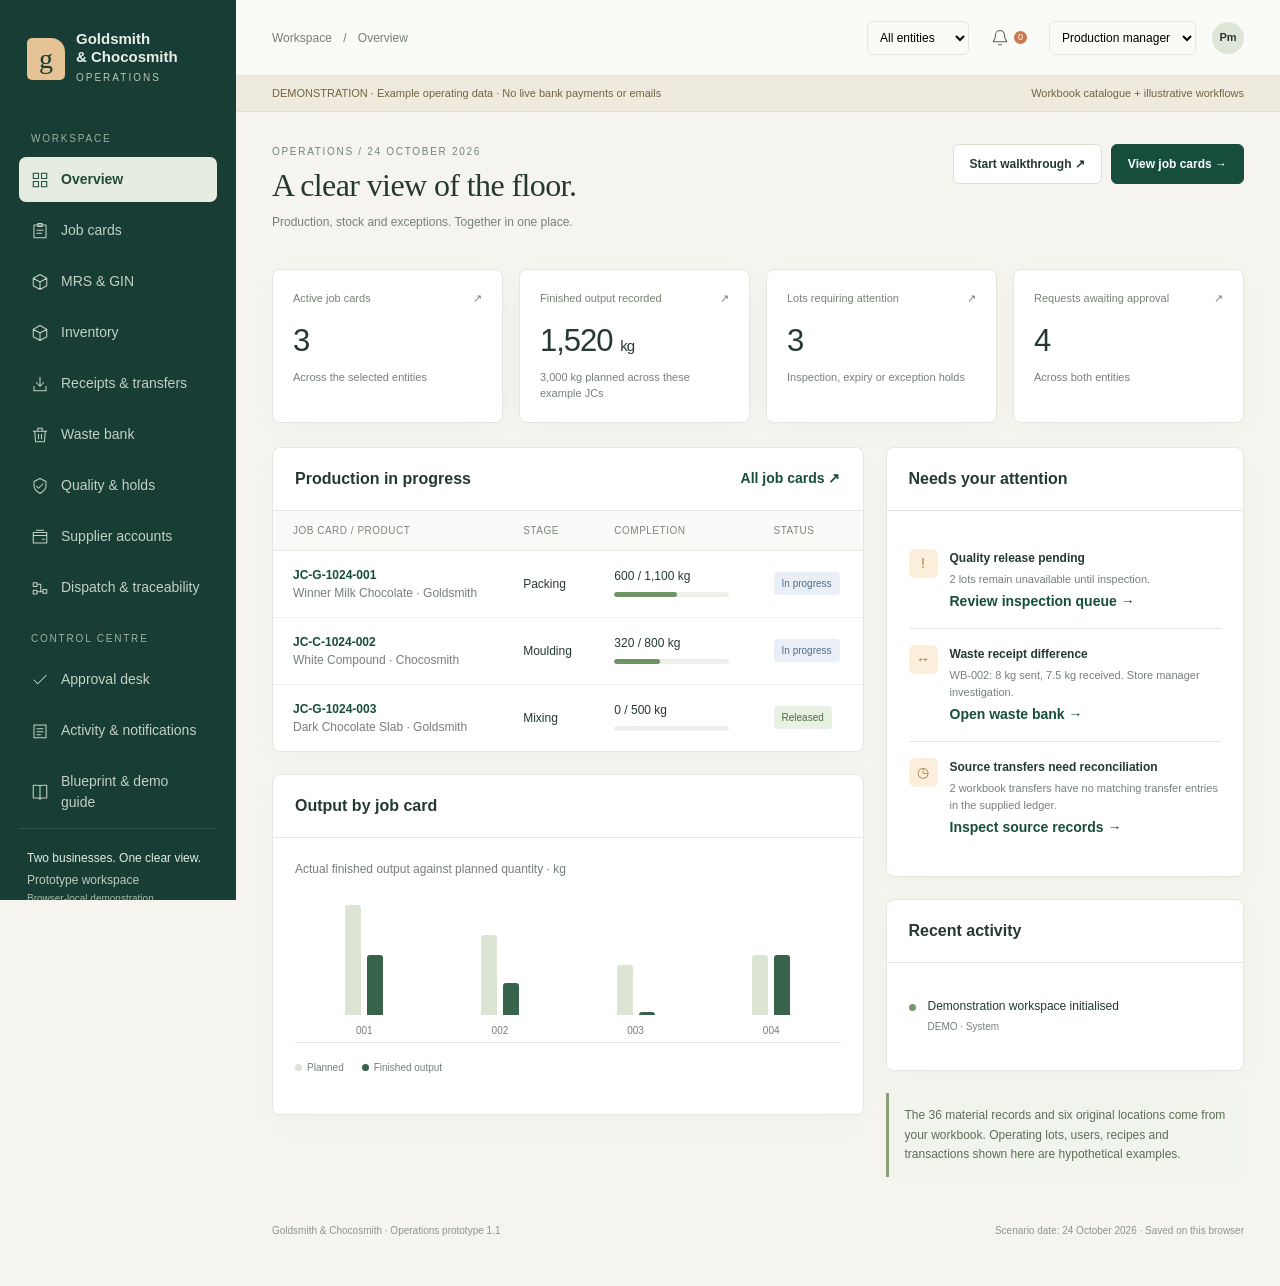
<file: index.html>
<!doctype html>
<html lang="en"><head><meta charset="utf-8"><meta name="viewport" content="width=device-width,initial-scale=1"><meta name="theme-color" content="#163d35"><title>Goldsmith & Chocosmith | Operations</title><link rel="stylesheet" href="styles.css"></head><body><div id="app"></div><div id="modal-root"></div><div id="toast" role="status" aria-live="polite"></div><script type="module" src="app.js"></script></body></html>
</file>
<file: styles.css>
:root{--bg:#f5f4ef;--paper:#fff;--ink:#253931;--muted:#768078;--line:#e4e7df;--green:#174d3d;--mint:#e7efe6;--amber:#ab6a18;--orange:#db7a42;--red:#ad4943;--shadow:0 8px 35px #20382c06}*{box-sizing:border-box}body{margin:0;background:var(--bg);font:14px/1.5 'Segoe UI',Arial,sans-serif;color:var(--ink)}button,input,select,textarea{font:inherit}button,a,input,select{outline-offset:4px}button{cursor:pointer}a{color:var(--green)}.shell{display:grid;grid-template-columns:236px 1fr;min-height:100vh}.sidebar{background:#173d34;color:#e9efe8;padding:30px 19px;position:fixed;inset:0 auto 0 0;width:236px;display:flex;flex-direction:column;z-index:20}.brand{display:flex;gap:11px;align-items:center;padding:0 8px 26px}.brandmark{background:#e6c394;color:#173d34;width:38px;height:42px;display:grid;place-items:center;font-family:Georgia,serif;font-size:28px;border-radius:5px 14px 5px 5px}.brand strong{font-size:15px;line-height:1.2;display:block}.brand small{font-size:10px;letter-spacing:2px;color:#b9c8b8}.nav-label{font-size:10px;letter-spacing:1.8px;color:#9db1a2;padding:18px 12px 8px}.nav{background:none;color:#c3d1c6;border:0;width:100%;display:flex;gap:12px;text-align:left;align-items:center;padding:12px;border-radius:7px;margin:3px 0}.nav svg{width:18px;height:18px;flex:none}.nav:hover{background:#244b40;color:white}.nav.active{background:#e6ede0;color:#1d4939;font-weight:600}.sidebar-foot{margin-top:auto;border-top:1px solid #ffffff1c;padding:20px 8px 0;color:#bdccbd;font-size:12px}.sidebar-foot b{display:block;color:#e3ecdf;font-weight:500;margin-bottom:4px}.main{grid-column:2;min-width:0}.topbar{height:76px;display:flex;align-items:center;justify-content:space-between;padding:0 36px;border-bottom:1px solid var(--line);background:#fafaf7;gap:15px}.crumb{color:var(--muted);font-size:12px}.top-tools{display:flex;align-items:center;gap:16px}.top-tools select{max-width:250px;background:transparent;border:1px solid var(--line);padding:8px;border-radius:6px;font-size:12px}.avatar{height:32px;width:32px;border-radius:50%;background:#dee6d8;display:grid;place-items:center;font-size:11px;font-weight:700}.notice{padding:9px 36px;background:#eeeadd;color:#736445;font-size:11px;border-bottom:1px solid #e4decf;display:flex;justify-content:space-between;gap:12px}.notice a{color:inherit}.content{padding:32px 36px 48px;max-width:1660px;margin:auto}.eyebrow{text-transform:uppercase;letter-spacing:1.7px;font-size:10px;color:var(--muted);margin-bottom:7px}.page-head{display:flex;justify-content:space-between;align-items:flex-start;gap:20px;margin-bottom:26px}h1{font:normal 32px/1.2 Georgia,'Times New Roman',serif;margin:0 0 9px;letter-spacing:-.6px}h2{font-size:16px;font-weight:600;margin:0}h3{font-size:14px;margin:0 0 12px}p{margin:0 0 12px}.subtle{color:var(--muted);font-size:12px}.actions{display:flex;gap:9px;flex-wrap:wrap}.btn{background:var(--green);border:1px solid var(--green);color:white;border-radius:6px;padding:10px 16px;font-size:12px;font-weight:600;display:inline-flex;gap:7px;align-items:center;text-decoration:none;justify-content:center}.btn:hover{filter:brightness(1.12)}.btn.secondary{background:white;color:var(--ink);border-color:#dbe0d6}.btn.danger{background:#a64f45;border-color:#a64f45}.btn.small{padding:6px 10px;font-size:11px}.btn:disabled{opacity:.38;cursor:not-allowed}.kpis{display:grid;grid-template-columns:repeat(4,1fr);gap:16px;margin-bottom:24px}.kpi{background:white;border:1px solid var(--line);border-radius:8px;padding:20px;box-shadow:var(--shadow)}.kpi-label{font-size:11px;color:#778375;display:flex;justify-content:space-between}.kpi-value{font-size:31px;letter-spacing:-1px;margin:12px 0 4px;font-weight:500}.kpi-note{font-size:11px;color:var(--muted)}.kpi-note.positive{color:#4d7753}.card{background:white;border:1px solid var(--line);border-radius:8px;margin-bottom:22px;box-shadow:var(--shadow);overflow:hidden}.card-head{padding:19px 22px;display:flex;justify-content:space-between;align-items:center;border-bottom:1px solid var(--line);gap:14px}.card-body{padding:22px}.grid-two{display:grid;grid-template-columns:1.65fr 1fr;gap:22px}.grid-equal{display:grid;grid-template-columns:1fr 1fr;gap:22px}.pill{padding:4px 8px;border-radius:4px;font-size:10px;white-space:nowrap;display:inline-block;background:#eff1ec;color:#6b756a}.pill.green{background:#e8f1e4;color:#477143}.pill.amber{background:#fcf1dc;color:#9b6e25}.pill.red{background:#fae9e4;color:#a35345}.pill.blue{background:#e9eff5;color:#4f6f8c}.pill.source{font-size:9px;background:#f4f2e9;color:#948459}.table-wrap{overflow:auto}table{width:100%;border-collapse:collapse;white-space:normal}th{text-align:left;background:#fafbf8;color:#7c8579;font-size:10px;font-weight:500;text-transform:uppercase;letter-spacing:.5px;padding:12px 20px;border-bottom:1px solid var(--line);white-space:nowrap}td{padding:15px 20px;border-bottom:1px solid #eef0ea;font-size:12px;vertical-align:middle}tbody tr:last-child td{border:0}tbody tr:hover{background:#fbfcf8}.number{text-align:right;font-variant-numeric:tabular-nums}.code{font-family:Consolas,monospace;font-size:11px;color:#6b7969}.link{border:0;background:none;color:var(--green);font-weight:600;padding:0;text-align:left;text-decoration:none}.link:hover{text-decoration:underline}.progress{height:5px;background:#edf0e9;border-radius:5px;overflow:hidden;margin:7px 0 3px;width:115px}.progress i{display:block;height:100%;background:#6e9365;border-radius:5px}.progress.orange i{background:#d59a68}.chart{height:165px;display:flex;align-items:flex-end;gap:13px;padding:14px 8px 27px;border-bottom:1px solid var(--line)}.bar-group{flex:1;display:flex;justify-content:center;gap:6px;height:100%;align-items:flex-end;position:relative}.bar{width:16px;background:#37644b;border-radius:3px 3px 0 0}.bar.pale{background:#dce5d4}.bar-group span{position:absolute;bottom:-23px;font-size:10px;color:var(--muted)}.legend{display:flex;gap:18px;font-size:10px;color:var(--muted);margin:17px 0}.dot{height:7px;width:7px;display:inline-block;border-radius:50%;margin-right:5px;background:#37644b}.dot.pale{background:#dce5d4}.alert-row{padding:16px 0;border-bottom:1px solid var(--line);display:flex;gap:12px}.alert-row:last-child{border:0}.alert-icon{width:29px;height:29px;display:grid;place-items:center;flex:none;border-radius:6px;background:#fbefdc;color:#aa793b}.alert-title{font-size:12px;font-weight:600}.alert-desc{font-size:11px;color:var(--muted);margin:4px 0}.tabs{display:flex;gap:20px;margin:0 0 22px;border-bottom:1px solid var(--line);overflow:auto}.tab{border:0;background:none;padding:10px 0;color:var(--muted);font-size:12px;white-space:nowrap}.tab.active{color:var(--green);border-bottom:2px solid var(--green);font-weight:600}.filters{display:flex;align-items:center;justify-content:space-between;gap:12px;margin-bottom:18px}.search{width:300px;max-width:100%;padding:10px 13px;border:1px solid #dce1d6;background:white;border-radius:6px;font-size:12px}.filters select{padding:9px;border:1px solid var(--line);border-radius:6px;background:white}.mini-stat{display:flex;gap:40px;flex-wrap:wrap;padding:20px 22px;background:#fcfcf9;border-bottom:1px solid var(--line)}.mini-stat small{display:block;font-size:10px;color:var(--muted);margin-bottom:4px}.mini-stat b{font-size:18px;font-weight:500}.stage{display:flex;gap:14px;padding:16px 0;border-bottom:1px solid var(--line);align-items:center}.stage:last-child{border:0}.stage-num{width:30px;height:30px;background:#eef2e8;border:1px solid #dce5d4;border-radius:50%;display:grid;place-items:center;flex:none;font-size:11px}.stage-main{flex:1}.stage-main b{font-size:12px}.activity{padding:12px 0;display:flex;gap:12px;border-bottom:1px solid #eff1ea}.activity:last-child{border:0}.activity-dot{height:7px;width:7px;border-radius:50%;background:#77996c;margin-top:7px;flex:none}.activity p{font-size:12px;margin:0}.activity small{font-size:10px;color:var(--muted)}.empty{padding:35px;text-align:center;color:var(--muted);font-size:12px}.info{background:#f1f4ed;border-left:3px solid #8aa079;padding:13px 16px;font-size:12px;line-height:1.6;margin:16px 0;color:#5d6e56}.warning{background:#fcf3e6;border-color:#cda268;color:#89703f}.detail-title{display:flex;gap:10px;align-items:center;flex-wrap:wrap}.back{margin-bottom:17px;display:inline-block}.metric-grid{display:grid;grid-template-columns:repeat(3,1fr);gap:18px}.metric-grid>div{border:1px solid var(--line);border-radius:6px;padding:15px}.metric-grid small{display:block;color:var(--muted);font-size:11px}.metric-grid b{font-size:21px;font-weight:500;display:block;margin-top:5px}.flow{display:flex;gap:10px;align-items:stretch;flex-wrap:wrap;margin:20px 0}.flow-node{flex:1;min-width:150px;padding:17px;border:1px solid var(--line);border-radius:7px}.flow-node b{display:block;font-size:12px}.flow-node small{font-size:11px;color:var(--muted)}.flow-arrow{align-self:center;color:#9aab91}.modal-overlay{position:fixed;inset:0;background:#18332670;z-index:50;display:grid;place-items:center;padding:20px;backdrop-filter:blur(3px)}.modal{background:#fff;border-radius:10px;width:590px;max-width:100%;max-height:90vh;overflow:auto;box-shadow:0 25px 100px #142b3550}.modal header{padding:23px 25px;border-bottom:1px solid var(--line);display:flex;justify-content:space-between;align-items:center}.modal header button{border:0;background:none;font-size:22px;color:var(--muted)}.modal form{padding:24px}.field{margin-bottom:16px}.field label{display:block;font-size:11px;color:#687864;margin-bottom:6px;font-weight:600}.field input,.field select,.field textarea{width:100%;padding:10px 12px;border:1px solid #d8dfd1;border-radius:5px;background:#fff;color:var(--ink)}.field textarea{min-height:75px;resize:vertical}.field-row{display:grid;grid-template-columns:1fr 1fr;gap:16px}.modal footer{display:flex;justify-content:flex-end;gap:10px;margin-top:20px}.error{font-size:12px;color:var(--red);margin:12px 0}#toast{position:fixed;bottom:25px;right:25px;background:#173d34;color:white;padding:13px 20px;border-radius:7px;z-index:100;box-shadow:0 5px 25px #173d3433;max-width:440px;display:none;font-size:12px}.blueprint p,.blueprint li{font-size:13px;line-height:1.8}.blueprint h3{margin-top:22px}.inline-note{font-size:10px;color:var(--muted)}.menu-toggle{display:none;border:0;background:none;color:var(--green);font-size:20px}.mobile-backdrop{display:none}.notification{border-left:3px solid #839f72;padding-left:16px}.count-input{width:100px;padding:7px;border:1px solid var(--line);border-radius:4px}.toolbar-icon{border:0;background:none;color:#56674f;position:relative;display:flex;align-items:center;gap:5px}.toolbar-icon svg{width:18px;height:18px}.count{font-size:9px;background:#cc7950;color:white;border-radius:8px;padding:0 4px}.footer-note{font-size:10px;color:#8e9588;margin-top:30px;display:flex;justify-content:space-between;gap:15px}.badge-row{display:flex;gap:8px;align-items:center;flex-wrap:wrap}input:focus,select:focus,textarea:focus{border-color:#74946b;outline:2px solid #dfe9d8}.mono{font-family:Consolas,monospace}.no-print{}@media(min-width:1600px){.content{padding-top:42px}.grid-two{grid-template-columns:1.8fr 1fr}}@media(max-width:1150px){.sidebar{width:205px;padding:25px 12px}.shell{grid-template-columns:205px 1fr}.content{padding:26px 23px}.topbar{padding:0 23px}.notice{padding:9px 23px}.kpis{gap:10px}.kpi{padding:16px}.grid-two{grid-template-columns:1fr}.grid-equal{grid-template-columns:1fr}.top-tools{gap:8px}.top-tools select{max-width:175px}}@media(max-width:760px){.shell{display:block}.sidebar{transform:translateX(-100%);transition:.2s;width:236px}.sidebar.open{transform:translateX(0)}.main{width:100%}.menu-toggle{display:block}.topbar{height:auto;min-height:70px;padding:12px 16px;flex-wrap:wrap}.crumb{display:none}.notice{padding:8px 16px}.notice span:last-child{display:none}.top-tools{flex:1;justify-content:flex-end}.top-tools select{max-width:170px}.top-tools .avatar{display:none}.content{padding:23px 16px}.kpis{grid-template-columns:1fr 1fr}.kpi-value{font-size:26px}.page-head{flex-wrap:wrap}h1{font-size:28px}.grid-two,.grid-equal{grid-template-columns:1fr}.filters{flex-wrap:wrap}.metric-grid{grid-template-columns:1fr 1fr}td,th{padding:12px}.mobile-backdrop.show{display:block;position:fixed;inset:0;background:#0005;z-index:19}.top-tools .branch{display:none}.footer-note{flex-direction:column}.field-row{grid-template-columns:1fr}.mini-stat{gap:20px}.flow-arrow{display:none}}@media print{.sidebar,.topbar,.notice,.actions,.no-print{display:none!important}.shell{display:block}.content{padding:0}.card{break-inside:avoid}.main{grid-column:auto}body{background:white}}

.sidebar{overflow-y:auto}.mrs-line{border-bottom:1px solid var(--line);padding:8px 0}.gin-document p{line-height:1.8}@media print{body.printing-gin #app{display:none!important}body.printing-gin .modal-overlay{position:static;display:block;background:white;padding:0;backdrop-filter:none}body.printing-gin .modal{box-shadow:none;max-height:none;width:100%;overflow:visible}body.printing-gin .modal header,body.printing-gin .modal footer,body.printing-gin .no-print{display:none!important}body.printing-gin .modal form{padding:0}}
</file>
